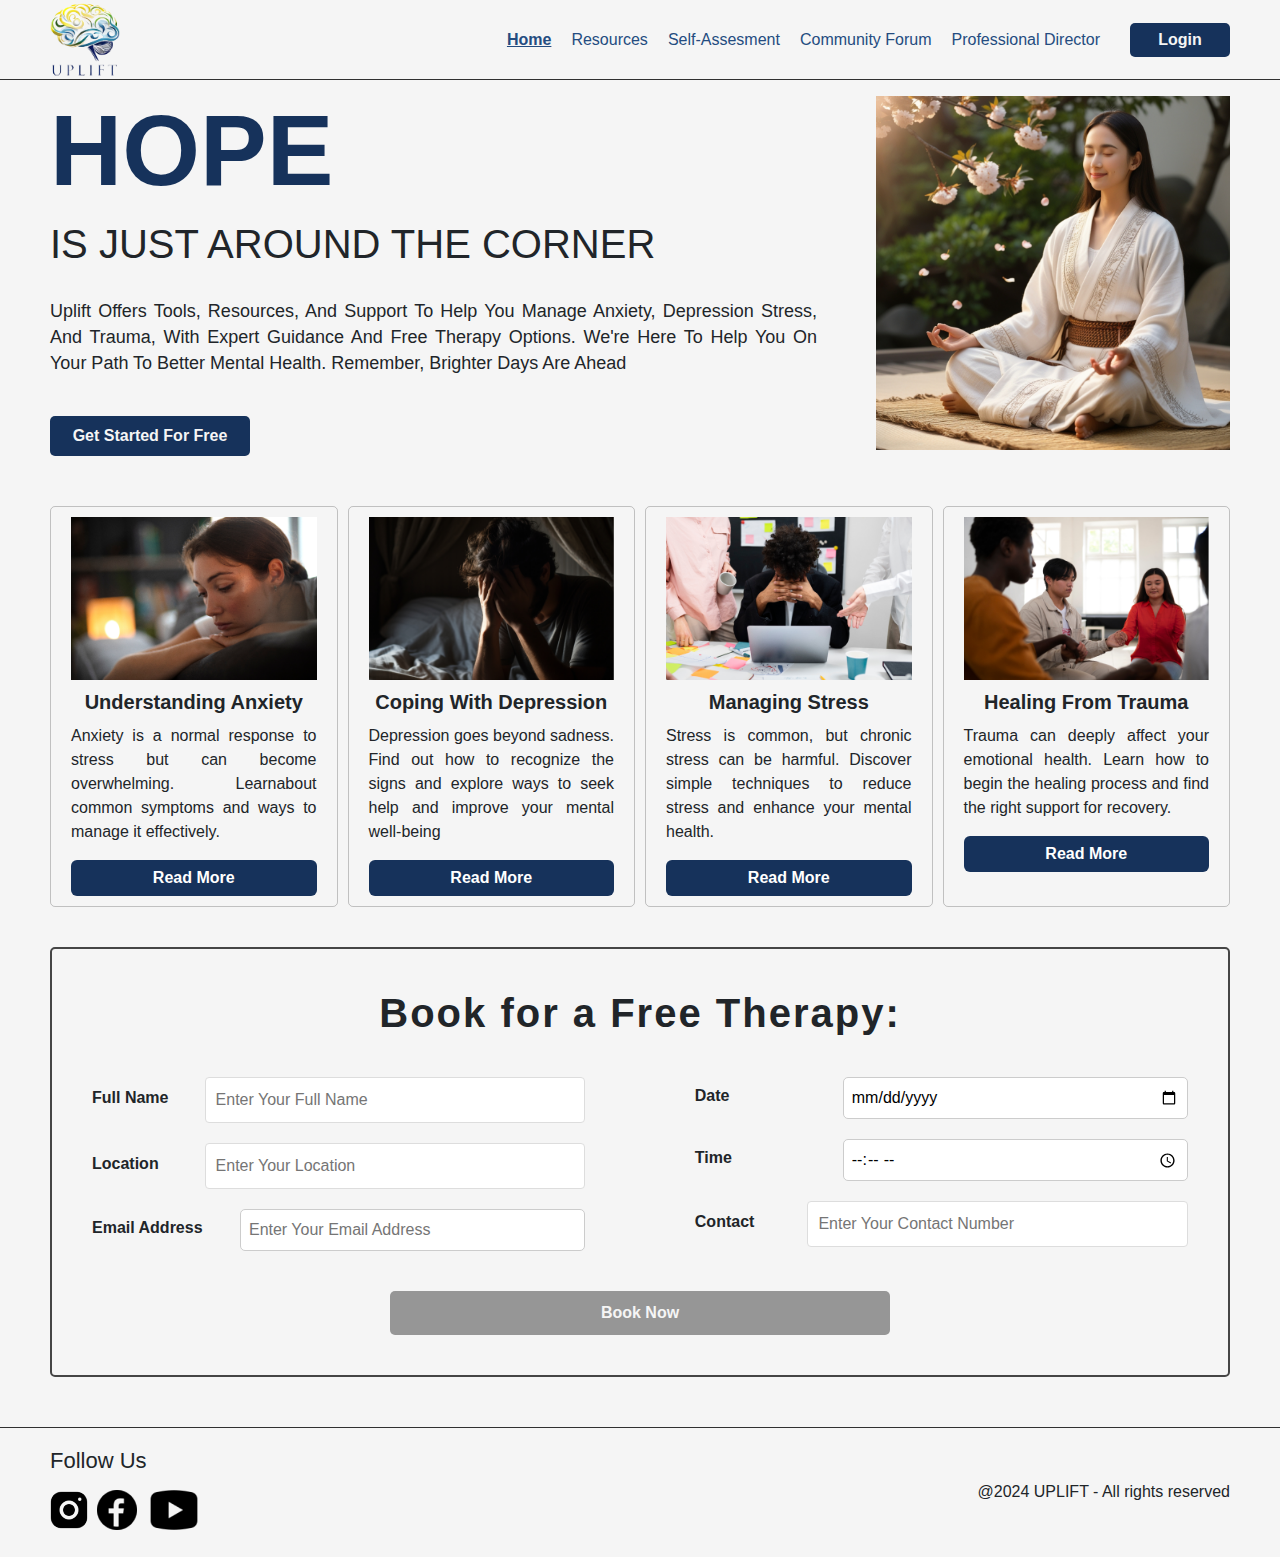
<file: index.html>
<!DOCTYPE html>
<html lang="en">
  <head>
    <meta charset="utf-8" />
    <meta name="viewport" content="width=device-width, initial-scale=1" />
    <title>Home Page</title>
    <link
      href="https://cdn.jsdelivr.net/npm/bootstrap@5.3.3/dist/css/bootstrap.min.css"
      rel="stylesheet"
      integrity="sha384-QWTKZyjpPEjISv5WaRU9OFeRpok6YctnYmDr5pNlyT2bRjXh0JMhjY6hW+ALEwIH"
      crossorigin="anonymous"
    />
    <link rel="stylesheet" href="style.css" />
  </head>
  <body>
    <div class="nav_bar">
      <img src="assets/logo.png" alt="Uplift Logo" class="logo" />
      <div class="loginAndlinks">
        <a href="index.html" class="home">Home</a>
        <a href="resources.html" class="resources">Resources</a>
        <a href="self_assessment.html" class="self-assessment"
          >Self-Assesment</a
        >
        <a href="community_forum.html" class="community_forum"
          >Community Forum</a
        >
        <a href="professional_director.html" class="professional_director"
          >Professional Director</a
        >
        <!-- <a href="contact_us.html">Contact Us</a> -->
        <button class="login">Login</button>
      </div>
    </div>
    <div class="first_section">
      <div class="text_content">
        <h1>HOPE</h1>
        <h2>IS JUST AROUND THE CORNER</h2>
        <p>
          Uplift Offers Tools, Resources, And Support To Help You Manage
          Anxiety, Depression Stress, And Trauma, With Expert Guidance And Free
          Therapy Options. We're Here To Help You On Your Path To Better Mental
          Health. Remember, Brighter Days Are Ahead
        </p>
        <button class="get_started">Get Started For Free</button>
      </div>
      <img src="assets/meditating.png" alt="Women Meditating" />
    </div>

    <div class="cards_row">
      <div class="card1" style="width: 18rem">
        <img
          src="assets/understanding_anxiety.png"
          class="card-img-top"
          alt="Women With Low Self-Steem"
        />
        <div class="card-body">
          <h5 class="card-title">Understanding Anxiety</h5>
          <p class="card-text">
            Anxiety is a normal response to stress but can become overwhelming.
            Learnabout common symptoms and ways to manage it effectively.
          </p>
          <a href="#" class="btn btn-primary">Read More</a>
        </div>
      </div>
      <div class="card2" style="width: 18rem">
        <img
          src="assets/coping_with_depression.png"
          class="card-img-top"
          alt="Boy With A Depression"
        />
        <div class="card-body">
          <h5 class="card-title">Coping With Depression</h5>
          <p class="card-text">
            Depression goes beyond sadness. Find out how to recognize the signs
            and explore ways to seek help and improve your mental well-being
          </p>
          <a href="#" class="btn btn-primary">Read More</a>
        </div>
      </div>
      <div class="card3" style="width: 18rem">
        <img
          src="assets/managing_stress.png"
          class="card-img-top"
          alt="Employee With Stress"
        />
        <div class="card-body">
          <h5 class="card-title">Managing Stress</h5>
          <p class="card-text">
            Stress is common, but chronic stress can be harmful. Discover simple
            techniques to reduce stress and enhance your mental health.
          </p>
          <a href="#" class="btn btn-primary">Read More</a>
        </div>
      </div>
      <div class="card4" style="width: 18rem">
        <img
          src="assets/healing_from_trauma.png"
          class="card-img-top"
          alt="Group Meditation"
        />
        <div class="card-body">
          <h5 class="card-title">Healing From Trauma</h5>
          <p class="card-text">
            Trauma can deeply affect your emotional health. Learn how to begin
            the healing process and find the right support for recovery.
          </p>
          <a href="#" class="btn btn-primary">Read More</a>
        </div>
      </div>
    </div>
    <form action="" class="book_therapy" id="therapyForm">
      <h1>Book for a Free Therapy:</h1>

      <div class="left-column">
        <div class="form-group">
          <label for="fullname">Full Name</label>
          <input
            type="text"
            name="fullname"
            id="fullname"
            placeholder="Enter Your Full Name"
            required
          />
        </div>

        <div class="form-group">
          <label for="location">Location</label>
          <input
            type="text"
            name="location"
            id="location"
            placeholder="Enter Your Location"
            required
          />
        </div>

        <div class="form-group">
          <label for="email">Email Address</label>
          <input
            type="email"
            name="email"
            id="email"
            placeholder="Enter Your Email Address"
          />
        </div>
      </div>

      <div class="right-column">
        <div class="form-group">
          <label for="date">Date</label>
          <input
            type="date"
            name="date"
            id="date"
            placeholder="Enter the Date"
            required
          />
        </div>

        <div class="form-group">
          <label for="time">Time</label>
          <input
            type="time"
            name="time"
            id="time"
            placeholder="Enter the Time"
            required
          />
        </div>

        <div class="form-group">
          <label for="contact">Contact</label>
          <input
            type="text"
            name="contact"
            id="contact"
            placeholder="Enter Your Contact Number"
            required
          />
        </div>
      </div>

      <button type="submit" id="bookNow" disabled>Book Now</button>

      <!-- Confiramtion Bar -->
      <div id="confirmationBar" class="confirmation-bar hidden">
        <span id="confirmationMessage"></span>
        <button type="button" id="cancelBooking">Cancel</button>
      </div>
    </form>
    <div class="footer">
      <div class="left-column-footer">
        <h3>Follow Us</h3>
        <a href="https://www.instagram.com/" target="_blank"
          ><img src="assets/Instagram.png" alt="Instagram"
        /></a>
        <a href="https://www.facebook.com/" target="_blank"
          ><img src="assets/Facebook Circled.png" alt="Facebook"
        /></a>
        <a href="https://www.youtube.com/" target="_blank"
          ><img src="assets/YouTube.png" alt="YouTube"
        /></a>
      </div>
      <div class="right-column-footer">@2024 UPLIFT - All rights reserved</div>
    </div>

    <script
      src="https://cdn.jsdelivr.net/npm/bootstrap@5.3.3/dist/js/bootstrap.bundle.min.js"
      integrity="sha384-YvpcrYf0tY3lHB60NNkmXc5s9fDVZLESaAA55NDzOxhy9GkcIdslK1eN7N6jIeHz"
      crossorigin="anonymous"
    ></script>
    <script
      src="https://cdn.jsdelivr.net/npm/@popperjs/core@2.11.8/dist/umd/popper.min.js"
      integrity="sha384-I7E8VVD/ismYTF4hNIPjVp/Zjvgyol6VFvRkX/vR+Vc4jQkC+hVqc2pM8ODewa9r"
      crossorigin="anonymous"
    ></script>
    <script
      src="https://cdn.jsdelivr.net/npm/bootstrap@5.3.3/dist/js/bootstrap.min.js"
      integrity="sha384-0pUGZvbkm6XF6gxjEnlmuGrJXVbNuzT9qBBavbLwCsOGabYfZo0T0to5eqruptLy"
      crossorigin="anonymous"
    ></script>
    <script src="script.js"></script>
  </body>
</html>
</file>
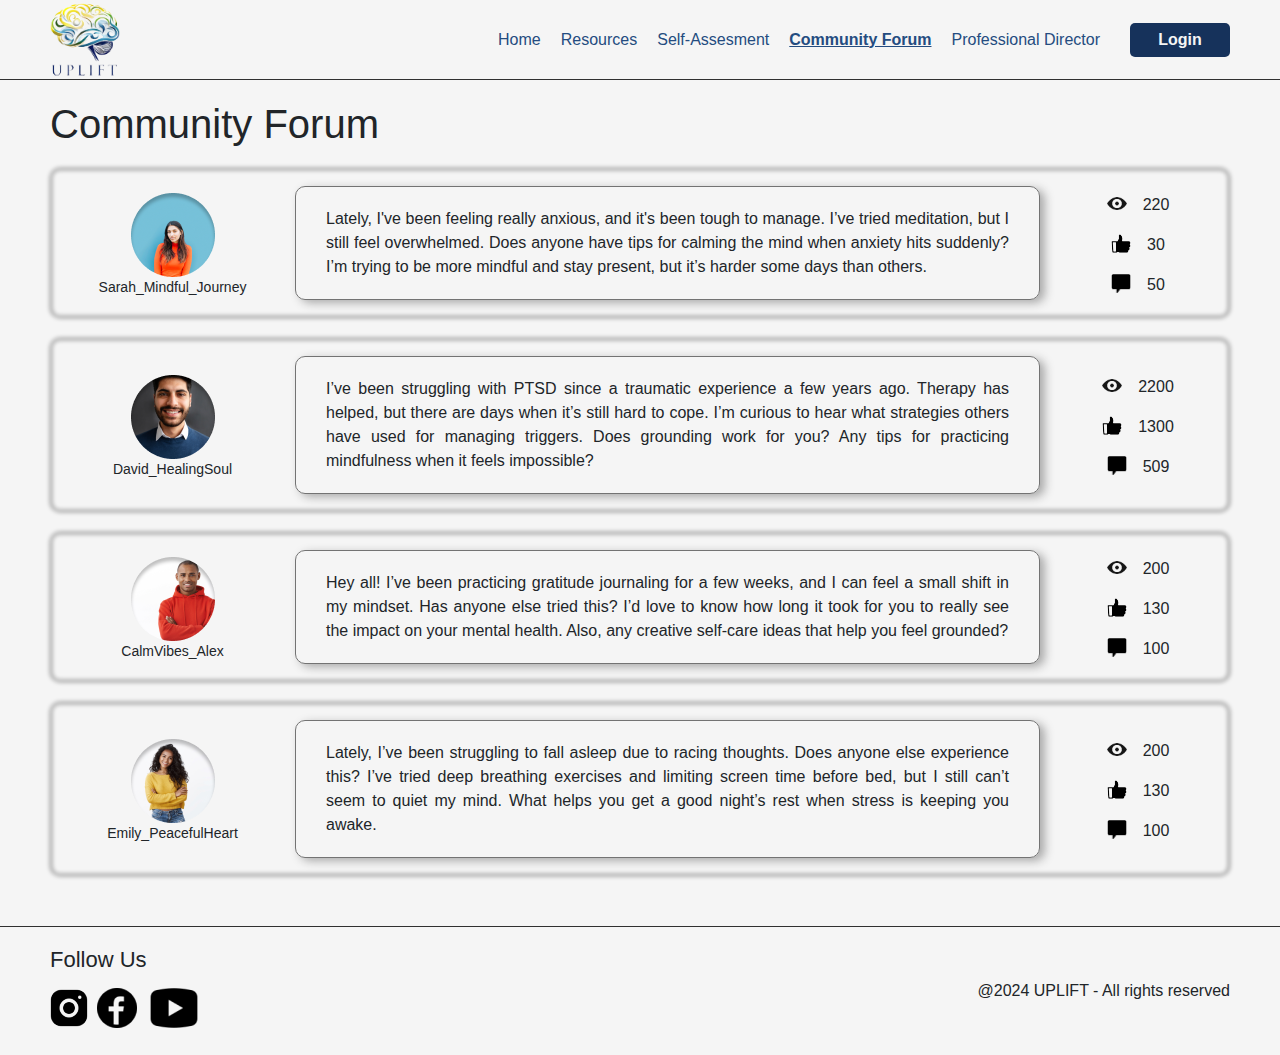
<file: community_forum.html>
<!DOCTYPE html>
<html lang="en">
  <head>
    <meta charset="UTF-8" />
    <meta name="viewport" content="width=device-width, initial-scale=1.0" />
    <title>Community Forum</title>
    <link
      href="https://cdn.jsdelivr.net/npm/bootstrap@5.3.3/dist/css/bootstrap.min.css"
      rel="stylesheet"
      integrity="sha384-QWTKZyjpPEjISv5WaRU9OFeRpok6YctnYmDr5pNlyT2bRjXh0JMhjY6hW+ALEwIH"
      crossorigin="anonymous"
    />
    <link rel="stylesheet" href="style.css" />
  </head>
  <body>
    <div class="nav_bar">
      <img src="assets/logo.png" alt="Uplift Logo" class="logo" />
      <div class="loginAndlinks">
        <a href="index.html" class="home">Home</a>
        <a href="resources.html" class="resources">Resources</a>
        <a href="self_assessment.html" class="self-assessment"
          >Self-Assesment</a
        >
        <a href="community_forum.html" class="community_forum"
          >Community Forum</a
        >
        <a href="professional_director.html" class="professional_director"
          >Professional Director</a
        >
        <!-- <a href="contact_us.html">Contact Us</a> -->
        <button class="login">Login</button>
      </div>
    </div>

    <!-- Body -->
    <h1 class="community-forum-title">Community Forum</h1>

    <!-- User-Sarah -->
    <div class="user-forum">
      <div class="user">
        <img src="assets/Sarah.png" alt="Sarah Picture" />
        <p>Sarah_Mindful_Journey</p>
      </div>
      <p class="content">
        Lately, I've been feeling really anxious, and it's been tough to manage.
        I’ve tried meditation, but I still feel overwhelmed. Does anyone have
        tips for calming the mind when anxiety hits suddenly? I’m trying to be
        more mindful and stay present, but it’s harder some days than others.
      </p>
      <div class="interactions">
        <div class="views">
          <button>
            <img src="assets/views.png" alt="Views" />
          </button>
          <p>220</p>
        </div>
        <div class="likes">
          <button>
            <img src="assets/likes.png" alt="Likes" />
          </button>
          <p>30</p>
        </div>
        <div class="comments">
          <button>
            <img src="assets/comments.png" alt="Comments" />
          </button>
          <p>50</p>
        </div>
      </div>
    </div>

    <!-- User-David -->
    <div class="user-forum">
      <div class="user">
        <img src="assets/David.png" alt="Sarah Picture" />
        <p>David_HealingSoul</p>
      </div>
      <p class="content">
        I’ve been struggling with PTSD since a traumatic experience a few years
        ago. Therapy has helped, but there are days when it’s still hard to
        cope. I’m curious to hear what strategies others have used for managing
        triggers. Does grounding work for you? Any tips for practicing
        mindfulness when it feels impossible?
      </p>
      <div class="interactions">
        <div class="views">
          <button>
            <img src="assets/views.png" alt="Views" />
          </button>
          <p>2200</p>
        </div>
        <div class="likes">
          <button>
            <img src="assets/likes.png" alt="Likes" />
          </button>
          <p>1300</p>
        </div>
        <div class="comments">
          <button>
            <img src="assets/comments.png" alt="Comments" />
          </button>
          <p>509</p>
        </div>
      </div>
    </div>

    <!-- Alex -->
    <div class="user-forum">
      <div class="user">
        <img src="assets/Alex.png" alt="Sarah Picture" />
        <p>CalmVibes_Alex</p>
      </div>
      <p class="content">
        Hey all! I’ve been practicing gratitude journaling for a few weeks, and
        I can feel a small shift in my mindset. Has anyone else tried this? I’d
        love to know how long it took for you to really see the impact on your
        mental health. Also, any creative self-care ideas that help you feel
        grounded?
      </p>
      <div class="interactions">
        <div class="views">
          <button>
            <img src="assets/views.png" alt="Views" />
          </button>
          <p>200</p>
        </div>
        <div class="likes">
          <button>
            <img src="assets/likes.png" alt="Likes" />
          </button>
          <p>130</p>
        </div>
        <div class="comments">
          <button>
            <img src="assets/comments.png" alt="Comments" />
          </button>
          <p>100</p>
        </div>
      </div>
    </div>

    <!-- Emily -->
    <div class="user-forum">
      <div class="user">
        <img src="assets/Emily.png" alt="Sarah Picture" />
        <p>Emily_PeacefulHeart</p>
      </div>
      <p class="content">
        Lately, I’ve been struggling to fall asleep due to racing thoughts. Does
        anyone else experience this? I’ve tried deep breathing exercises and
        limiting screen time before bed, but I still can’t seem to quiet my
        mind. What helps you get a good night’s rest when stress is keeping you
        awake.
      </p>
      <div class="interactions">
        <div class="views">
          <button>
            <img src="assets/views.png" alt="Views" />
          </button>
          <p>200</p>
        </div>
        <div class="likes">
          <button>
            <img src="assets/likes.png" alt="Likes" />
          </button>
          <p>130</p>
        </div>
        <div class="comments">
          <button>
            <img src="assets/comments.png" alt="Comments" />
          </button>
          <p>100</p>
        </div>
      </div>
    </div>

    <!-- Footer -->
    <div class="footer">
      <div class="left-column-footer">
        <h3>Follow Us</h3>
        <a href="https://www.instagram.com/" target="_blank"
          ><img src="assets/Instagram.png" alt="Instagram"
        /></a>
        <a href="https://www.facebook.com/" target="_blank"
          ><img src="assets/Facebook Circled.png" alt="Facebook"
        /></a>
        <a href="https://www.youtube.com/" target="_blank"
          ><img src="assets/YouTube.png" alt="YouTube"
        /></a>
      </div>
      <div class="right-column-footer">@2024 UPLIFT - All rights reserved</div>
    </div>

    <script
      src="https://cdn.jsdelivr.net/npm/bootstrap@5.3.3/dist/js/bootstrap.bundle.min.js"
      integrity="sha384-YvpcrYf0tY3lHB60NNkmXc5s9fDVZLESaAA55NDzOxhy9GkcIdslK1eN7N6jIeHz"
      crossorigin="anonymous"
    ></script>
    <script
      src="https://cdn.jsdelivr.net/npm/@popperjs/core@2.11.8/dist/umd/popper.min.js"
      integrity="sha384-I7E8VVD/ismYTF4hNIPjVp/Zjvgyol6VFvRkX/vR+Vc4jQkC+hVqc2pM8ODewa9r"
      crossorigin="anonymous"
    ></script>
    <script
      src="https://cdn.jsdelivr.net/npm/bootstrap@5.3.3/dist/js/bootstrap.min.js"
      integrity="sha384-0pUGZvbkm6XF6gxjEnlmuGrJXVbNuzT9qBBavbLwCsOGabYfZo0T0to5eqruptLy"
      crossorigin="anonymous"
    ></script>
    <script src="script.js"></script>
  </body>
</html>
</file>
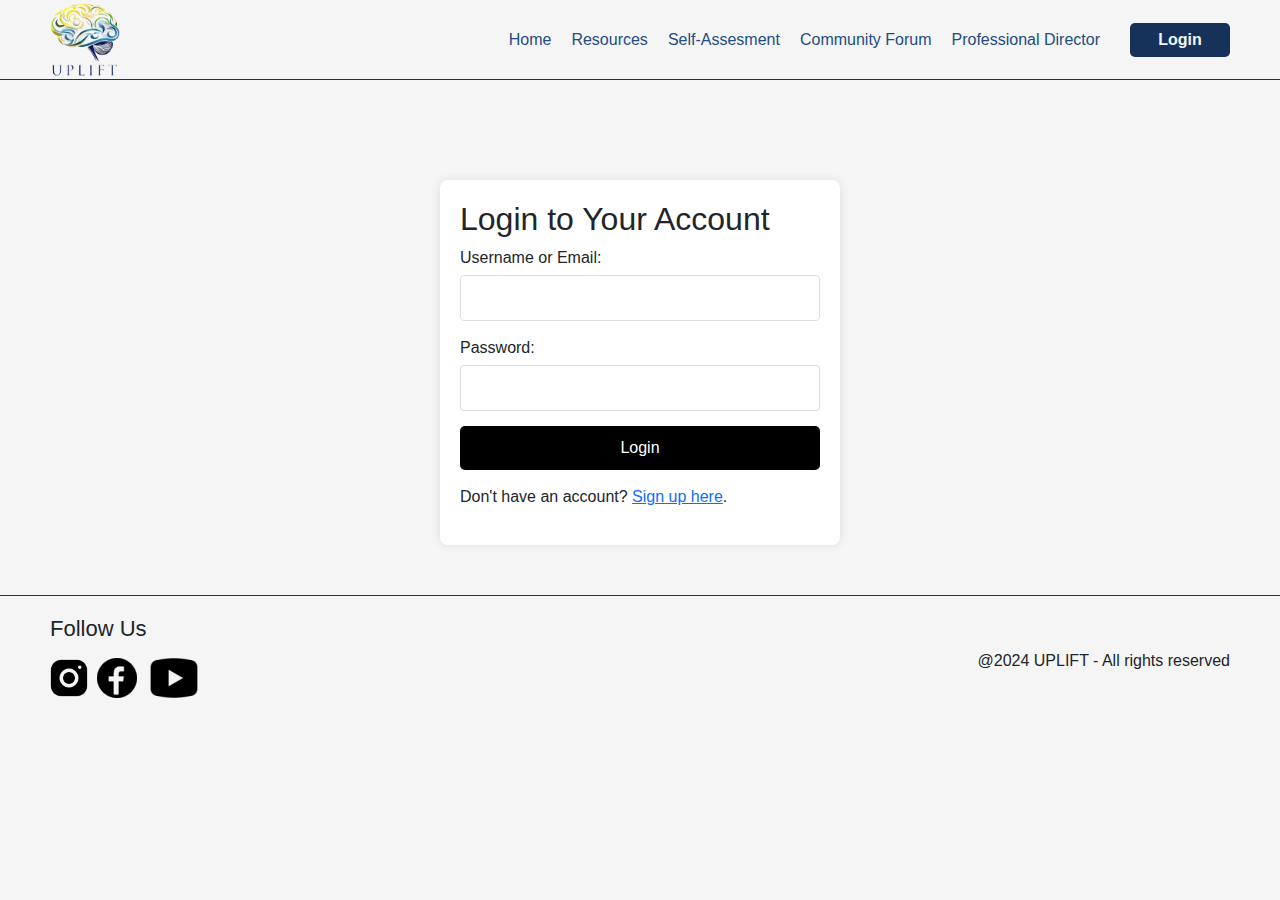
<file: login.html>
<!DOCTYPE html>
<html lang="en">
  <head>
    <meta charset="UTF-8" />
    <meta http-equiv="X-UA-Compatible" content="IE=edge" />
    <meta name="viewport" content="width=device-width, initial-scale=1.0" />
    <title>Login - Uplift</title>
    <link
      href="https://cdn.jsdelivr.net/npm/bootstrap@5.3.3/dist/css/bootstrap.min.css"
      rel="stylesheet"
      integrity="sha384-QWTKZyjpPEjISv5WaRU9OFeRpok6YctnYmDr5pNlyT2bRjXh0JMhjY6hW+ALEwIH"
      crossorigin="anonymous"
    />
    <!-- Link to the CSS file -->
    <link rel="stylesheet" href="style.css" />
  </head>
  <body class="login-page">
    <!-- Navigation Bar -->
    <div class="nav_bar">
      <img src="assets/logo.png" alt="Uplift Logo" class="logo" />
      <div class="loginAndlinks">
        <a href="index.html" class="home">Home</a>
        <a href="resources.html" class="resources">Resources</a>
        <a href="self_assessment.html" class="self-assessment"
          >Self-Assesment</a
        >
        <a href="community_forum.html" class="community_forum"
          >Community Forum</a
        >
        <a href="professional_director.html" class="professional_director"
          >Professional Director</a
        >
        <!-- <a href="contact_us.html">Contact Us</a> -->
        <button class="login">Login</button>
      </div>
    </div>

    <!-- Login Section -->
    <main class="login-container">
      <h2>Login to Your Account</h2>
      <form action="dashboard.html" method="POST" class="login-form">
        <div class="form-group">
          <label for="username">Username or Email:</label>
          <input type="text" id="username" name="username" required />
        </div>
        <div class="form-group">
          <label for="password">Password:</label>
          <input type="password" id="password" name="password" required />
        </div>
        <div class="form-group">
          <button type="submit" class="login-btn">Login</button>
        </div>
        <p>Don't have an account? <a href="signup.html">Sign up here</a>.</p>
      </form>
    </main>

    <!-- Footer Section -->
    <div class="footer">
      <div class="left-column-footer">
        <h3>Follow Us</h3>
        <a href="https://www.instagram.com/" target="_blank"
          ><img src="assets/Instagram.png" alt="Instagram"
        /></a>
        <a href="https://www.facebook.com/" target="_blank"
          ><img src="assets/Facebook Circled.png" alt="Facebook"
        /></a>
        <a href="https://www.youtube.com/" target="_blank"
          ><img src="assets/YouTube.png" alt="YouTube"
        /></a>
      </div>
      <div class="right-column-footer">@2024 UPLIFT - All rights reserved</div>
    </div>

    <!-- Link to the JavaScript file -->
    <script src="script.js"></script>
  </body>
</html>
</file>
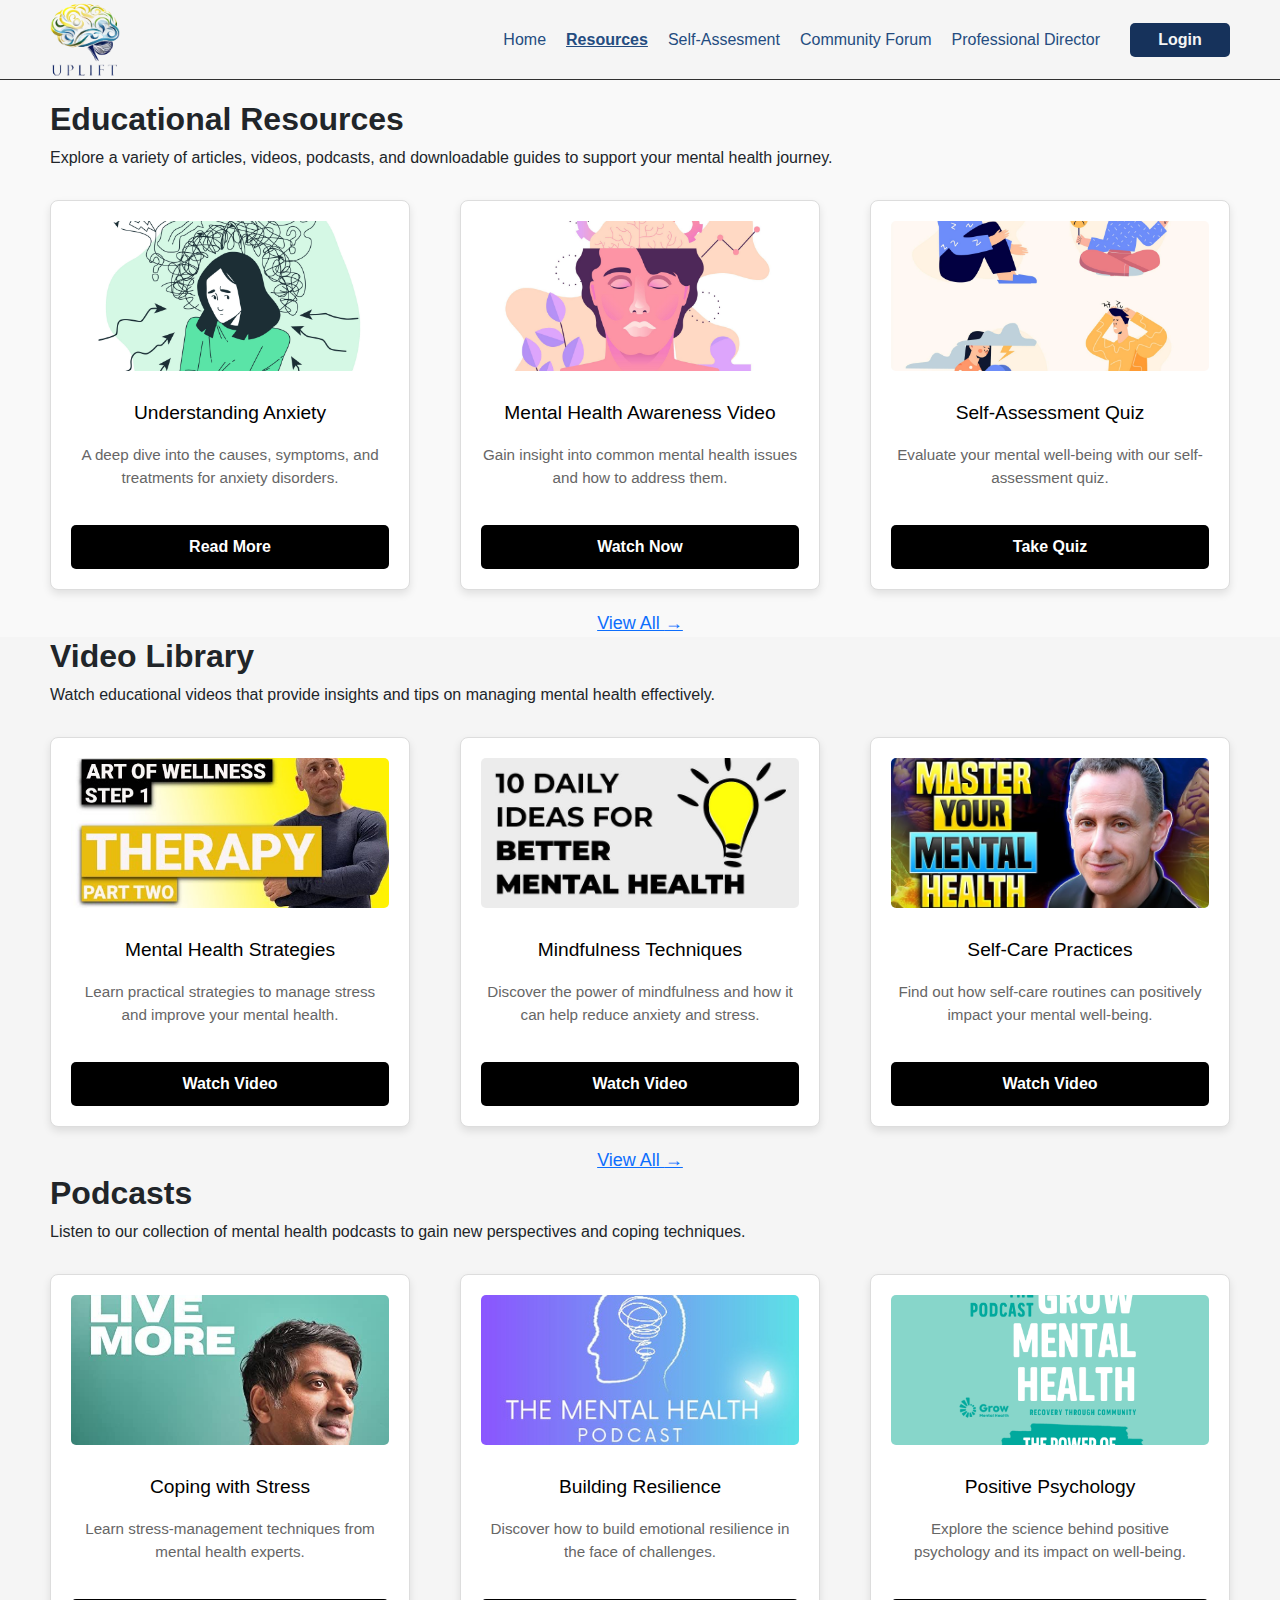
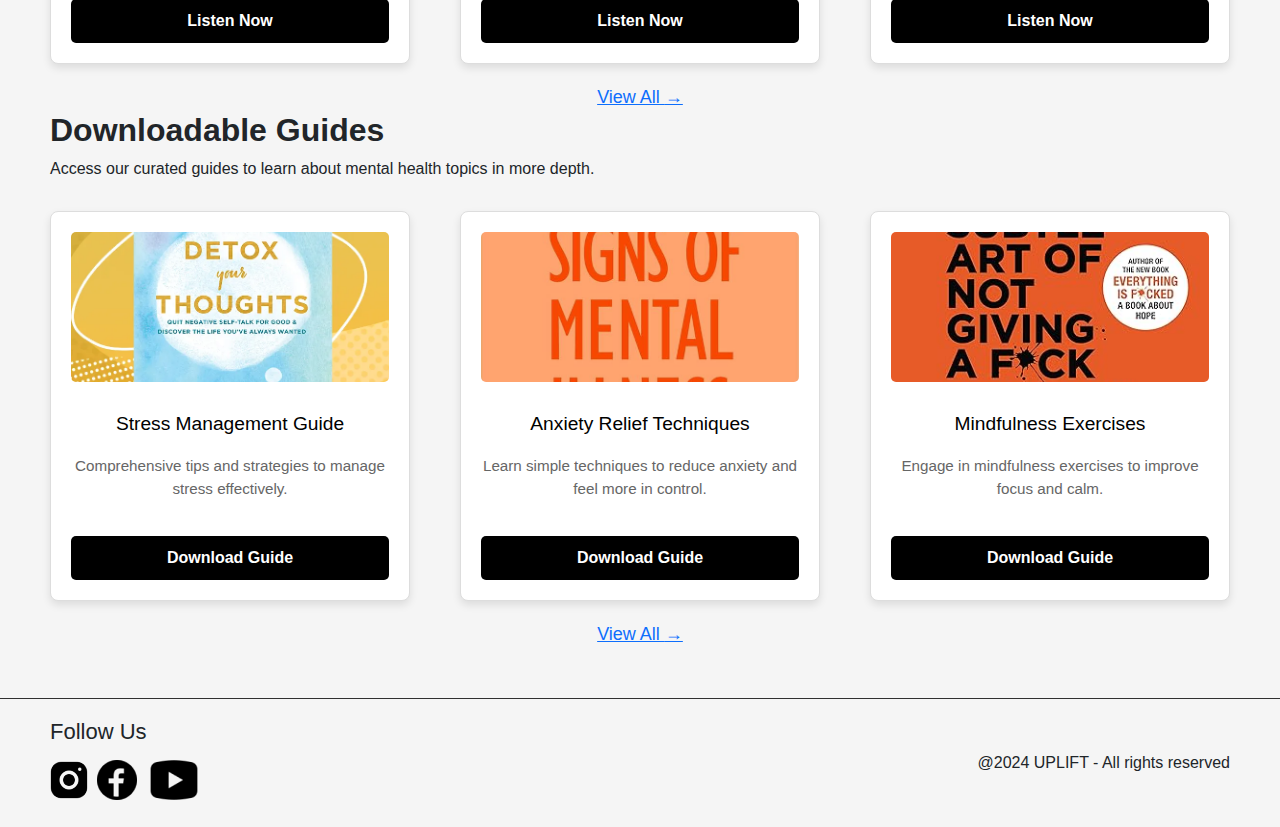
<file: resources.html>
<!DOCTYPE html>
<html lang="en">
  <head>
    <meta charset="UTF-8" />
    <meta http-equiv="X-UA-Compatible" content="IE=edge" />
    <meta name="viewport" content="width=device-width, initial-scale=1.0" />
    <title>Educational Resources - Uplift</title>
    <link
      href="https://cdn.jsdelivr.net/npm/bootstrap@5.3.3/dist/css/bootstrap.min.css"
      rel="stylesheet"
      integrity="sha384-QWTKZyjpPEjISv5WaRU9OFeRpok6YctnYmDr5pNlyT2bRjXh0JMhjY6hW+ALEwIH"
      crossorigin="anonymous"
    />
    <link rel="stylesheet" href="style.css" />
  </head>
  <body>
    <!-- Navigation Bar -->
    <div class="nav_bar">
      <img src="assets/logo.png" alt="Uplift Logo" class="logo" />
      <div class="loginAndlinks">
        <a href="index.html" class="home">Home</a>
        <a href="resources.html" class="resources">Resources</a>
        <a href="self_assessment.html" class="self-assessment"
          >Self-Assesment</a
        >
        <a href="community_forum.html" class="community_forum"
          >Community Forum</a
        >
        <a href="professional_director.html" class="professional_director"
          >Professional Director</a
        >
        <!-- <a href="contact_us.html">Contact Us</a> -->
        <button class="login">Login</button>
      </div>
    </div>

    <!-- Resources Section -->
    <section id="resources">
      <h2>Educational Resources</h2>
      <p>
        Explore a variety of articles, videos, podcasts, and downloadable guides
        to support your mental health journey.
      </p>

      <!-- Article Resources Section -->
      <div class="resources-grid">
        <div class="resource-item">
          <img
            src="assets/er1.jpg"
            alt="Mental Health Article"
            class="resource-image"
          />
          <h3>Understanding Anxiety</h3>
          <p>
            A deep dive into the causes, symptoms, and treatments for anxiety
            disorders.
          </p>
          <a href="#" class="section-btn">Read More</a>
        </div>
        <div class="resource-item">
          <img
            src="assets/er2.jpg"
            alt="Mental Health Video"
            class="resource-image"
          />
          <h3>Mental Health Awareness Video</h3>
          <p>
            Gain insight into common mental health issues and how to address
            them.
          </p>
          <a href="#" class="section-btn">Watch Now</a>
        </div>
        <div class="resource-item">
          <img
            src="assets/er3.jpg"
            alt="Mental Health Quiz"
            class="resource-image"
          />
          <h3>Self-Assessment Quiz</h3>
          <p>Evaluate your mental well-being with our self-assessment quiz.</p>
          <a href="#" class="section-btn">Take Quiz</a>
        </div>
      </div>
      <!-- View All Link -->
      <div class="view-all">
        <a href="#">View All <span class="arrow">&rarr;</span></a>
      </div>
    </section>

    <!-- Video Library Section -->
    <section id="video-library">
      <h2>Video Library</h2>
      <p>
        Watch educational videos that provide insights and tips on managing
        mental health effectively.
      </p>
      <div class="resources-grid">
        <div class="resource-item">
          <img
            src="assets/thumbnail1.jpg"
            alt="Mental Health Strategies"
            class="resource-image"
          />
          <h3>Mental Health Strategies</h3>
          <p>
            Learn practical strategies to manage stress and improve your mental
            health.
          </p>
          <a href="#" class="section-btn">Watch Video</a>
        </div>
        <div class="resource-item">
          <img
            src="assets/thumbnail2.jpg"
            alt="Mindfulness Techniques"
            class="resource-image"
          />
          <h3>Mindfulness Techniques</h3>
          <p>
            Discover the power of mindfulness and how it can help reduce anxiety
            and stress.
          </p>
          <a href="#" class="section-btn">Watch Video</a>
        </div>
        <div class="resource-item">
          <img
            src="assets/thumbnail3.jpg"
            alt="Self-Care Practices"
            class="resource-image"
          />
          <h3>Self-Care Practices</h3>
          <p>
            Find out how self-care routines can positively impact your mental
            well-being.
          </p>
          <a href="#" class="section-btn">Watch Video</a>
        </div>
      </div>
      <!-- View All Link -->
      <div class="view-all">
        <a href="#">View All <span class="arrow">&rarr;</span></a>
      </div>
    </section>

    <!-- Podcast Section -->
    <section id="podcasts">
      <h2>Podcasts</h2>
      <p>
        Listen to our collection of mental health podcasts to gain new
        perspectives and coping techniques.
      </p>
      <div class="resources-grid">
        <div class="resource-item">
          <img
            src="assets/podcast1.jpg"
            alt="Coping with Stress"
            class="resource-image"
          />
          <h3>Coping with Stress</h3>
          <p>Learn stress-management techniques from mental health experts.</p>
          <a href="#" class="section-btn">Listen Now</a>
        </div>
        <div class="resource-item">
          <img
            src="assets/podcast2.jpg"
            alt="Building Resilience"
            class="resource-image"
          />
          <h3>Building Resilience</h3>
          <p>
            Discover how to build emotional resilience in the face of
            challenges.
          </p>
          <a href="#" class="section-btn">Listen Now</a>
        </div>
        <div class="resource-item">
          <img
            src="assets/podcast3.png"
            alt="Positive Psychology"
            class="resource-image"
          />
          <h3>Positive Psychology</h3>
          <p>
            Explore the science behind positive psychology and its impact on
            well-being.
          </p>
          <a href="#" class="section-btn">Listen Now</a>
        </div>
      </div>
      <!-- View All Link -->
      <div class="view-all">
        <a href="#">View All <span class="arrow">&rarr;</span></a>
      </div>
    </section>

    <!-- Downloadable Guides Section -->
    <section id="downloadable-guides">
      <h2>Downloadable Guides</h2>
      <p>
        Access our curated guides to learn about mental health topics in more
        depth.
      </p>
      <div class="resources-grid">
        <div class="resource-item">
          <img
            src="assets/book1.webp"
            alt="Stress Management Guide"
            class="resource-image"
          />
          <h3>Stress Management Guide</h3>
          <p>Comprehensive tips and strategies to manage stress effectively.</p>
          <a href="#" class="section-btn">Download Guide</a>
        </div>
        <div class="resource-item">
          <img
            src="assets/book2.jpg"
            alt="Anxiety Relief Techniques"
            class="resource-image"
          />
          <h3>Anxiety Relief Techniques</h3>
          <p>
            Learn simple techniques to reduce anxiety and feel more in control.
          </p>
          <a href="#" class="section-btn">Download Guide</a>
        </div>
        <div class="resource-item">
          <img
            src="assets/book3.jpg"
            alt="Mindfulness Exercises"
            class="resource-image"
          />
          <h3>Mindfulness Exercises</h3>
          <p>Engage in mindfulness exercises to improve focus and calm.</p>
          <a href="#" class="section-btn">Download Guide</a>
        </div>
      </div>
      <!-- View All Link -->
      <div class="view-all">
        <a href="#">View All <span class="arrow">&rarr;</span></a>
      </div>
    </section>

    <!-- Footer Section -->
    <div class="footer">
      <div class="left-column-footer">
        <h3>Follow Us</h3>
        <a href="https://www.instagram.com/" target="_blank"
          ><img src="assets/Instagram.png" alt="Instagram"
        /></a>
        <a href="https://www.facebook.com/" target="_blank"
          ><img src="assets/Facebook Circled.png" alt="Facebook"
        /></a>
        <a href="https://www.youtube.com/" target="_blank"
          ><img src="assets/YouTube.png" alt="YouTube"
        /></a>
      </div>
      <div class="right-column-footer">@2024 UPLIFT - All rights reserved</div>
    </div>

    <script src="script.js"></script>
  </body>
</html>
</file>
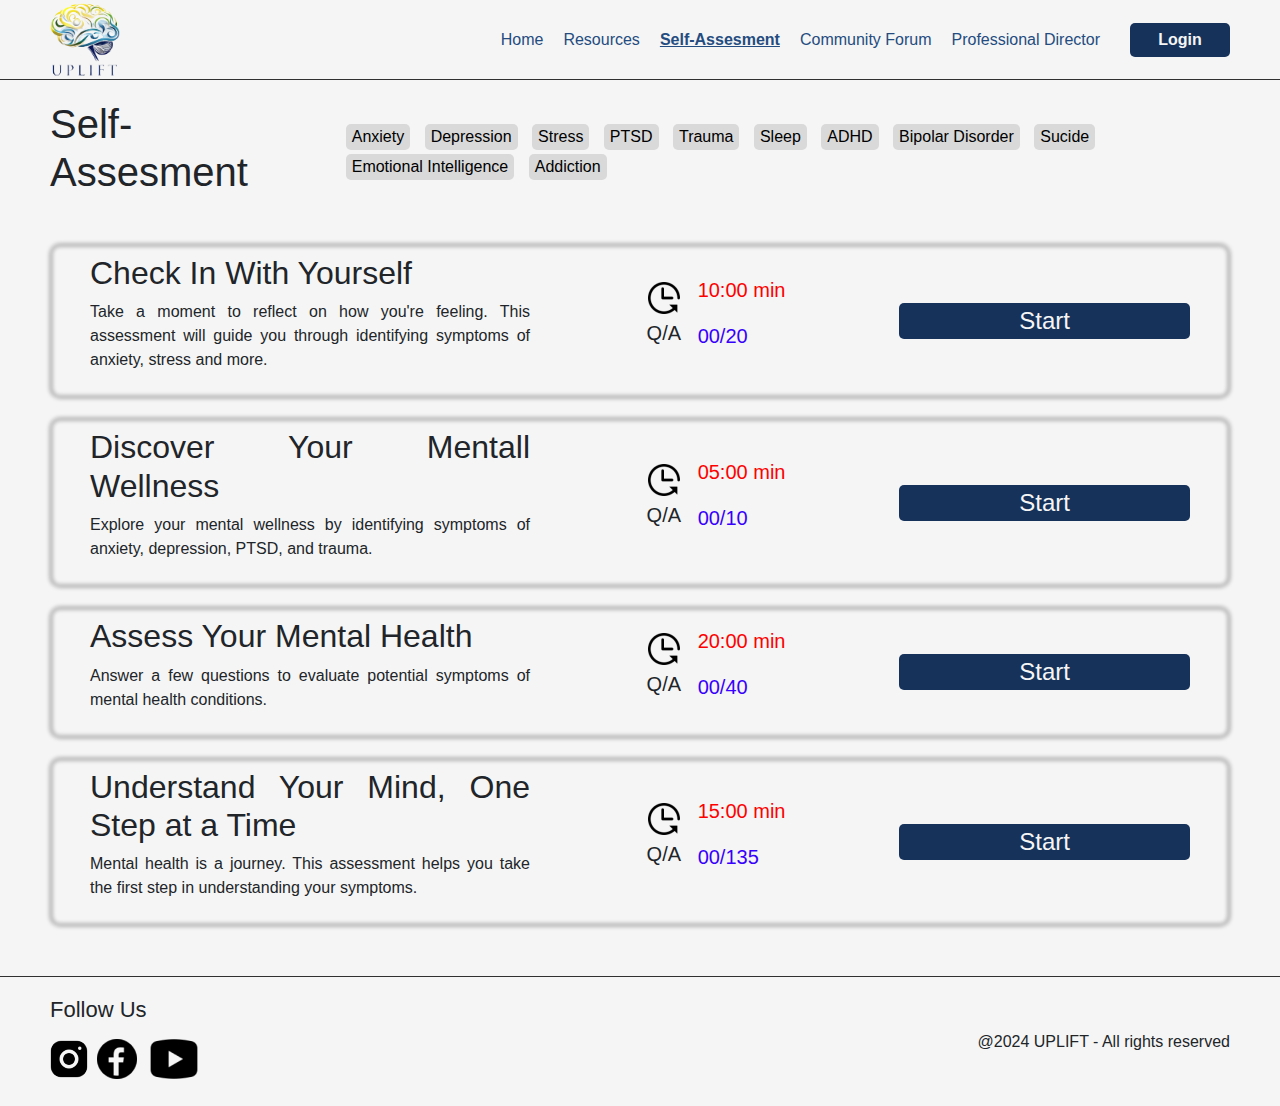
<file: self_assessment.html>
<!DOCTYPE html>
<html lang="en">
  <head>
    <meta charset="UTF-8" />
    <meta name="viewport" content="width=device-width, initial-scale=1.0" />
    <title>Self-Assessment</title>
    <link
      href="https://cdn.jsdelivr.net/npm/bootstrap@5.3.3/dist/css/bootstrap.min.css"
      rel="stylesheet"
      integrity="sha384-QWTKZyjpPEjISv5WaRU9OFeRpok6YctnYmDr5pNlyT2bRjXh0JMhjY6hW+ALEwIH"
      crossorigin="anonymous"
    />
    <link rel="stylesheet" href="style.css" />
  </head>
  <body>
    <div class="nav_bar">
      <img src="assets/logo.png" alt="Uplift Logo" class="logo" />
      <div class="loginAndlinks">
        <a href="index.html" class="home">Home</a>
        <a href="resources.html" class="resources">Resources</a>
        <a href="self_assessment.html" class="self-assessment"
          >Self-Assesment</a
        >
        <a href="community_forum.html" class="community_forum"
          >Community Forum</a
        >
        <a href="professional_director.html" class="professional_director"
          >Professional Director</a
        >
        <!-- <a href="contact_us.html">Contact Us</a> -->
        <button class="login">Login</button>
      </div>
    </div>
    <div class="self-assessment-title">
      <h1>Self-Assesment</h1>
      <div class="self-assessment-categories">
        <button>Anxiety</button>
        <button>Depression</button>
        <button>Stress</button>
        <button>PTSD</button>
        <button>Trauma</button>
        <button>Sleep</button>
        <button>ADHD</button>
        <button>Bipolar Disorder</button>
        <button>Sucide</button>
        <button>Emotional Intelligence</button>
        <button>Addiction</button>
      </div>
    </div>
    <div class="self-assessment-activities">
      <!-- <div class="check-in-with-yourself"> -->
      <div class="title-description">
        <h2>Check In With Yourself</h2>
        <p>
          Take a moment to reflect on how you're feeling. This assessment will
          guide you through identifying symptoms of anxiety, stress and more.
        </p>
      </div>
      <div class="q-a">
        <img src="assets/time.png" alt="clock" />
        <p>Q/A</p>
      </div>
      <div class="timer-question-number">
        <p class="timer">10:00 min</p>
        <p>00/20</p>
      </div>
      <button>Start</button>
    </div>

    <div class="self-assessment-activities">
      <div class="title-description">
        <h2>Discover Your Mentall Wellness</h2>
        <p>
          Explore your mental wellness by identifying symptoms of anxiety,
          depression, PTSD, and trauma.
        </p>
      </div>
      <div class="q-a">
        <img src="assets/time.png" alt="clock" />
        <p>Q/A</p>
      </div>
      <div class="timer-question-number">
        <p class="timer">05:00 min</p>
        <p>00/10</p>
      </div>
      <button>Start</button>
    </div>

    <div class="self-assessment-activities">
      <div class="title-description">
        <h2>Assess Your Mental Health</h2>
        <p>
          Answer a few questions to evaluate potential symptoms of mental health
          conditions.
        </p>
      </div>
      <div class="q-a">
        <img src="assets/time.png" alt="clock" />
        <p>Q/A</p>
      </div>
      <div class="timer-question-number">
        <p class="timer">20:00 min</p>
        <p>00/40</p>
      </div>
      <button>Start</button>
    </div>

    <div class="self-assessment-activities">
      <div class="title-description">
        <h2>Understand Your Mind, One Step at a Time</h2>
        <p>
          Mental health is a journey. This assessment helps you take the first
          step in understanding your symptoms.
        </p>
      </div>
      <div class="q-a">
        <img src="assets/time.png" alt="clock" />
        <p>Q/A</p>
      </div>
      <div class="timer-question-number">
        <p class="timer">15:00 min</p>
        <p>00/135</p>
      </div>
      <button>Start</button>
    </div>

    <!-- Footer -->
    <div class="footer">
      <div class="left-column-footer">
        <h3>Follow Us</h3>
        <a href="https://www.instagram.com/" target="_blank"
          ><img src="assets/Instagram.png" alt="Instagram"
        /></a>
        <a href="https://www.facebook.com/" target="_blank"
          ><img src="assets/Facebook Circled.png" alt="Facebook"
        /></a>
        <a href="https://www.youtube.com/" target="_blank"
          ><img src="assets/YouTube.png" alt="YouTube"
        /></a>
      </div>
      <div class="right-column-footer">@2024 UPLIFT - All rights reserved</div>
    </div>

    <script
      src="https://cdn.jsdelivr.net/npm/bootstrap@5.3.3/dist/js/bootstrap.bundle.min.js"
      integrity="sha384-YvpcrYf0tY3lHB60NNkmXc5s9fDVZLESaAA55NDzOxhy9GkcIdslK1eN7N6jIeHz"
      crossorigin="anonymous"
    ></script>
    <script
      src="https://cdn.jsdelivr.net/npm/@popperjs/core@2.11.8/dist/umd/popper.min.js"
      integrity="sha384-I7E8VVD/ismYTF4hNIPjVp/Zjvgyol6VFvRkX/vR+Vc4jQkC+hVqc2pM8ODewa9r"
      crossorigin="anonymous"
    ></script>
    <script
      src="https://cdn.jsdelivr.net/npm/bootstrap@5.3.3/dist/js/bootstrap.min.js"
      integrity="sha384-0pUGZvbkm6XF6gxjEnlmuGrJXVbNuzT9qBBavbLwCsOGabYfZo0T0to5eqruptLy"
      crossorigin="anonymous"
    ></script>
    <script src="script.js"></script>
  </body>
</html>
</file>
<file: style.css>
* {
  font-family: Arial, Helvetica, sans-serif;
  /* background-color: whitesmoke; */
  margin: 0;
  /* padding: 0; */
  /* box-sizing: border-box; */
  /* box-sizing: border-box; */
}
body {
  background-color: whitesmoke;
}

/* Nav Bar */
.nav_bar {
  height: 80px;
  border-bottom: 1px solid rgb(48, 48, 48);
  /* position: relative; */
  display: flex;
  align-items: center;
  justify-content: space-between;
  padding: 0 50px;
  position: fixed;
  width: 100%;
  z-index: 1000;
  top: 0;
  background-color: whitesmoke;
}
.logo {
  /* position: fixed; */
  height: 75px;
  /* margin-left: 0px; */
  /* left: 40px; */
}
.nav_bar a {
  color: rgb(36, 76, 128);
  text-decoration: none;
  /* margin-left: 5px;
  margin-right: 5px; */
  padding: 10px;
  /* font-weight: 600; */
}

.nav_bar a:hover {
  background-color: rgb(255, 255, 255);
  border-radius: 5px;
}
.loginAndlinks {
  /* position: fixed; */
  /* right: 40px; */
  /* top: 25px; */
  display: flex;
  align-items: center;
}
.login {
  border: none;
  background-color: rgb(22, 50, 91);
  color: whitesmoke;
  width: 100px;
  border-radius: 5px;
  padding: 5px;
  margin-left: 20px;
  cursor: pointer;
  font-weight: bold;
}
.login:hover {
  background-color: rgb(36, 76, 128);
}
.nav_bar a.active {
  text-decoration: underline;
  font-weight: bolder;
}

/* Home Page */
/* Home Page First Section */
.first_section {
  margin-top: 80px;
  display: flex;
  justify-content: space-between;
  align-items: center;
  padding: 0px 50px;
}
.first_section .text_content {
  max-width: 65%;
}
.first_section h1,
.first_section h2,
.first_section p,
.first_section .get_started {
  margin: 10px 0;
}
.first_section h1 {
  font-size: 100px;
  font-weight: bold;
  color: rgb(22, 50, 91);
}
.first_section h2 {
  font-size: 40px;
  font-weight: 500;
}
.first_section p {
  text-align: justify;
  padding: 20px 0px;
  line-height: 26px;
  font-weight: 300;
  font-size: 18px;
}
.first_section .get_started {
  background-color: rgb(22, 50, 91);
  color: whitesmoke;
  height: 40px;
  width: 200px;
  border-radius: 5px;
  font-weight: bold;
  border: none;
}
.first_section .get_started:hover {
  background-color: rgb(36, 76, 128);
}

.first_section img {
  max-width: 30%;
  height: auto;
}

/* Home Page Cards */
.cards_row {
  margin-top: 0px;
  display: flex;
  justify-content: space-between;
  align-items: stretch;
  padding: 40px 50px;
}
.cards_row .card1,
.cards_row .card2,
.cards_row .card3 {
  margin-right: 10px;
  border: 1px solid rgba(0, 0, 0, 0.215);
  padding: 10px 20px;
  text-align: justify;
  flex-basis: 24%;
  flex-grow: 1;
  display: flex;
  flex-direction: column;
  justify-content: space-between;
  border-radius: 5px;
}
.cards_row .card4 {
  border: 1px solid rgba(0, 0, 0, 0.215);
  padding: 10px 20px;
  text-align: justify;
  flex-basis: 24%;
  flex-grow: 1;
  display: flex;
  flex-direction: column;
  border-radius: 5px;
}
.cards_row .card1:hover,
.cards_row .card2:hover,
.cards_row .card4:hover,
.cards_row .card3:hover {
  transform: translateY(-5px);
  box-shadow: 0 8px 16px rgba(0, 0, 0, 0.2);
  background-color: #f9f9f9; /* Subtle background change */
}
.cards_row .card-title {
  font-weight: 600;
  text-align: center;
  margin: 10px 0px;
}

.cards_row .btn {
  display: flex;
  justify-content: center;
  font-weight: bold;
  background-color: rgb(22, 50, 91);
  border: none;
  /* margin-top: auto; */
}

/* Booking Free Therapy Form */
.book_therapy {
  border: 2px solid rgb(69, 69, 69);
  padding: 40px;
  margin: 0px 50px;
  margin-bottom: 40px;
  border-radius: 5px;
  display: flex;
  flex-wrap: wrap;
  justify-content: space-between;
}

.book_therapy h1 {
  font-weight: bold;
  width: 100%;
  text-align: center;
  margin-bottom: 40px;
  letter-spacing: 2px;
}

.book_therapy .left-column,
.book_therapy .right-column {
  width: 45%;
  /* display: flex;
  flex-direction: column; */
}

.book_therapy .form-group {
  display: flex;
  align-items: center;
  margin-bottom: 20px;
}

.book_therapy label {
  width: 30%; /* Adjust the percentage as needed */
  font-weight: bold;
  text-align: left;
}

.book_therapy input {
  width: 70%; /* Make input fields take up the remaining space */
  padding: 8px;
  border: 1px solid #ccc;
  border-radius: 5px;
}

.book_therapy button {
  width: 500px;
  padding: 10px;
  background-color: rgb(22, 50, 91);
  color: whitesmoke;
  border: none;
  border-radius: 5px;
  font-weight: bold;
  cursor: pointer;
  margin-top: 20px;
  display: block;
  margin: 20px auto 0;
}

.book_therapy button:disabled {
  background-color: rgb(150, 150, 150);
  cursor: not-allowed;
}

.book_therapy button:hover:enabled {
  background-color: rgb(36, 76, 128);
}

/* Confirmation Bar */
.confirmation-bar {
  border: 2px solid #ccc;
  padding: 15px;
  margin-top: 20px;
  background-color: #f1f1f1;
  /* text-align: center; */
  display: flex;
  justify-content: space-between;
  align-items: center;
  border-radius: 5px;
  /* align-items: center; */
  /* align-content: center; */
}

.confirmation-bar.hidden {
  display: none;
}
.confirmation-bar span {
  flex-grow: 1;
}

.confirmation-bar button {
  background-color: rgb(255, 77, 77);
  color: whitesmoke;
  padding: 5px 20px;
  border: none;
  border-radius: 5px;
  cursor: pointer;
  margin-left: 20px;
  flex-shrink: 0;
  width: auto;
  position: relative;
  top: -8px;
}

#confirmationBar button:hover {
  background-color: rgb(255, 4, 0);
}

/* Footer */
.footer {
  border-top: 1px solid rgb(48, 48, 48);
  padding: 20px 50px;
  margin-top: 50px;
  display: flex;
  justify-content: space-between;
  align-items: center;
}
.footer .left-column-footer h3 {
  font-size: 22px;
}

/* Resource Page */
/* .resources-heading1 {
  margin: 100px 50px;
  margin-bottom: 50px;
  text-align: center;
  font-weight: bold;
  font-size: 32px;
}
.resources-heading3 {
  margin: 0 50px;
  font-size: 24px;
  font-weight: bold;
}
.resources-sections {
  display: flex;
  justify-content: space-between;
  align-items: stretch;
  margin: 0px 50px;
}
.resources-sections h3 {
  width: 100vb;
  margin-bottom: 20px;
}
.resources-sections .card01,
.resources-sections .card02,
.resources-sections .card03,
.resources-sections .card04 {
  margin-right: 120px;
  padding: 10px 0px;
  text-align: justify;
  flex-basis: 19%;
  flex-grow: 1;
  display: flex;
  flex-direction: column;
  justify-content: space-between;
}
.resources-sections .card05 {
  flex-basis: 19%;
  padding: 10px 0;
  flex-grow: 1;
  display: flex;
  flex-direction: column;
}
.sections-card-text {
  text-align: center;
  margin-top: 10px;
  font-size: 18px;
}
.resources-sections a {
  text-decoration: none;
  color: black;
} */

/* Educational Resources Section */

#resources {
  padding-top: 100px;
  padding-left: 50px;
  padding-right: 50px;
  background-color: #f9f9f9;
}
#resources h2 {
  font-weight: bold;
}
.resources-grid {
  display: flex;
  justify-content: space-between; /* Ensures even spacing between items */
  gap: 50px; /* Space between items */
  margin-top: 30px;
}

.resource-item {
  background-color: #ffffff;
  border: 1px solid #ddd;
  border-radius: 8px;
  padding: 20px;
  flex: 1; /* Allows items to grow and take equal space */
  box-shadow: 0 4px 8px rgba(0, 0, 0, 0.1);
  text-align: center;
  transition: transform 0.3s, box-shadow 0.3s;
  display: flex;
  flex-direction: column; /* Ensures that content stacks vertically */
  justify-content: space-between; /* Spaces content evenly */
  /* margin: 0 10px; Margin between each resource item */
}
.view-all {
  text-align: center;
  margin-top: 20px;
  font-size: large;
}
.resource-item:hover {
  transform: translateY(-5px);
  box-shadow: 0 8px 16px rgba(0, 0, 0, 0.2);
  background-color: #f9f9f9; /* Subtle background change */
}

.resource-image {
  width: 100%;
  height: 150px; /* You can adjust this based on aspect ratio needs */
  object-fit: cover;
  border-radius: 5px;
  margin-bottom: 15px;
}

.resource-item h3 {
  color: #000;
  margin: 15px 0 10px 0;
  font-size: 1.2em;
}

.resource-item p {
  font-size: 0.95em;
  margin: 10px 0 20px 0;
  color: #666;
  flex: 1; /* Allows the paragraph to take up remaining space */
}

.resource-item .section-btn {
  background-color: #000;
  color: white;
  padding: 10px 20px;
  text-decoration: none;
  border-radius: 5px;
  font-weight: bold;
  transition: background-color 0.3s;
  margin-top: 15px; /* Space between paragraph and button */
}

.resource-item .section-btn:hover {
  background-color: #004aad;
}

#video-library {
  padding-left: 50px;
  padding-right: 50px;
}
#video-library h2 {
  font-weight: bold;
}

#podcasts {
  padding-left: 50px;
  padding-right: 50px;
}
#podcasts h2 {
  font-weight: bold;
}
#downloadable-guides {
  padding-left: 50px;
  padding-right: 50px;
}
#downloadable-guides h2 {
  font-weight: bold;
}

/* Self-Assesment */
.self-assessment-title,
.professional-director-title {
  /*also contains professional director page */
  display: flex;
  margin: 100px 50px;
  justify-content: space-between;
  align-items: center;
  margin-bottom: 40px;
}
.self-assessment-title h1 {
  margin-right: 50px;
}
.self-assessment-title .self-assessment-categories button,
.professional-director-title .professional-director-categories button {
  margin: 2px 5px;
  background-color: rgb(217, 217, 217);
  border: none;
  border-radius: 5px;
}

.self-assessment-activities {
  display: flex;
  justify-content: space-between;
  align-items: center;
  margin: 0 50px;
  margin-bottom: 20px;
  position: relative;
  /* border: 4px solid rgba(102, 102, 102, 0.195); */
  /* box-shadow: 0 0 10px 5px rgba(0, 0, 0, 0.5); */
  padding: 10px 40px;
  /* border-radius: 5px; */
  /* filter: blur(4px); */
}
.self-assessment-activities::before {
  content: "";
  position: absolute;
  top: 0;
  left: 0;
  right: 0;
  bottom: 0;
  border: 2px solid rgba(0, 0, 0, 0.5); /* Border color and size */
  border-radius: 10px; /* Optional: for rounded borders */
  filter: blur(2px); /* The blur effect */
  pointer-events: none; /* So that the blurred border doesn't block interaction */
}
.self-assessment-activities:hover {
  transform: translateY(-5px);
  box-shadow: 0 8px 16px rgba(0, 0, 0, 0.2);
  background-color: #f7f7f7; /* Subtle background change */
}
.self-assessment-activities .title-description {
  max-width: 40%;
  text-align: justify;
  margin-right: 100px;
}
.self-assessment-activities .q-a {
  display: flex;
  flex-direction: column;
  align-items: center;
  font-size: 20px;
}
.self-assessment-activities .timer-question-number {
  font-size: 20px;
  color: rgb(55, 0, 255);
}
.self-assessment-activities .timer-question-number .timer {
  color: rgb(255, 0, 0);
}
.self-assessment-activities button {
  padding: 0 120px;
  background-color: rgb(22, 50, 91);
  color: whitesmoke;
  font-size: 24px;
  border: none;
  border-radius: 5px;
  margin-left: 100px;
}
.self-assessment-activities button:hover {
  background-color: rgb(36, 76, 128);
}

/* Community Forum */
.community-forum-title {
  margin: 0 50px;
  margin-top: 100px;
}

.user-forum {
  display: flex;

  padding: 10px 40px;
  margin: 20px 50px;
  border-radius: 5px;
  justify-content: space-between;
  align-items: center;
  position: relative;
}
.user-forum::before {
  content: "";
  position: absolute;
  top: 0;
  left: 0;
  right: 0;
  bottom: 0;
  border: 2px solid rgba(0, 0, 0, 0.5); /* Border color and size */
  border-radius: 10px; /* Optional: for rounded borders */
  filter: blur(2px); /* The blur effect */
  pointer-events: none;
}
.user-forum .user {
  width: 15%;
  display: flex;
  flex-direction: column;
  align-items: center;
  font-size: 14px;
  margin-right: 40px;
  position: relative;
  top: 10px;
}
.user-forum .content {
  text-align: justify;
  margin-right: 40px;
  border: 1px solid rgb(115, 115, 115);
  padding: 20px 30px;
  border-radius: 10px;
  flex: 1;
  position: relative;
  top: 8px;
  box-shadow: 5px 3px 10px rgb(170, 170, 170);
  width: 70%;
}
.user-forum .interactions {
  width: 10%;
  display: flex;
  flex-direction: column;
  align-items: center;
}
.user-forum .views,
.user-forum .comments,
.user-forum .likes {
  display: flex;
  align-items: center;
}
.user-forum .views p,
.user-forum .comments p,
.user-forum .likes p {
  position: relative;
  top: 10px;
}

.user-forum .interactions img {
  width: 20px;
}
.user-forum .interactions button {
  border: none;
  margin-right: 10px;
  background: none;
}

/* Professional Director */
.recommended-doctor h4,
.recommended-hospitals h4 {
  margin-top: -20px;
  text-align: center;
}

.professional-doctors {
  margin-top: -20px;
  display: flex;
  justify-content: space-between;
  align-items: stretch;
  padding: 40px 50px;
}
.professional-doctors img {
  align-self: center;
}
.professional-doctors .card1,
.professional-doctors .card2,
.professional-doctors .card3 {
  margin-right: 10px;
  border: 3px solid rgba(0, 0, 0, 0.215);
  padding: 10px 20px;

  flex-basis: 24%;
  flex-grow: 1;
  display: flex;
  flex-direction: column;
  justify-content: space-between;
  border-radius: 5px;
}
.professional-doctors .card4 {
  border: 3px solid rgba(0, 0, 0, 0.215);
  padding: 10px 20px;

  flex-basis: 24%;
  flex-grow: 1;
  display: flex;
  flex-direction: column;
  border-radius: 5px;
}
.professional-doctors .card-title {
  font-weight: 600;
  text-align: center;
  margin: 10px 0px;
}

.professional-doctors .btn {
  display: flex;
  justify-content: center;
  font-weight: bold;
  background-color: rgb(22, 50, 91);
  border: none;
  /* margin-top: auto; */
}

.btn:hover {
  background-color: rgb(36, 76, 128);
}

.recommended-hospitals {
  margin: 40px 50px;
  /* margin-bottom: 50px; */
}
.hospitals {
  display: flex;
  justify-content: space-between;
  align-items: center;
}
.hospitals .card {
  display: flex;
  flex-direction: column;
  align-items: center;
  background: none;
  border: none;
}
.hospitals img {
  width: 200px;
}

.hospitals .card-title {
  font-size: 20px;
  text-align: center;
}

/* Login Page */
body.login-page .nav_bar a,
body.login-page .nav_bar .login {
  text-decoration: none;
}

/* Login Container Styles */
.login-container {
  max-width: 400px; /* Maximum width of the form */
  margin: auto; /* Center the form */
  margin-top: 20vh;
  padding: 20px; /* Padding inside the form */
  background-color: white; /* White background for form */
  border-radius: 8px; /* Rounded corners */
  box-shadow: 0 0 10px rgba(0, 0, 0, 0.1); /* Subtle shadow */
}

/* Form Group Styles */
.form-group {
  margin-bottom: 15px; /* Space between form elements */
}

label {
  display: block; /* Block display for labels */
  margin-bottom: 5px; /* Space below labels */
}

input[type="text"],
input[type="password"] {
  width: 100%; /* Full width of input */
  padding: 10px; /* Padding inside input */
  border: 1px solid #ddd; /* Light border */
  border-radius: 4px; /* Rounded corners */
}

input[type="text"]:focus,
input[type="password"]:focus {
  border-color: #004aad; /* Change border color on focus */
  outline: none; /* Remove outline */
}

/* Login Button Styles */
.login-btn {
  background-color: #000; /* Button color */
  color: white; /* Text color */
  padding: 10px; /* Button padding */
  border: none; /* No border */
  border-radius: 5px; /* Rounded corners */
  width: 100%; /* Full width of button */
  cursor: pointer; /* Pointer cursor on hover */
  transition: background-color 0.3s; /* Smooth transition */
}

.login-btn:hover {
  background-color: #004aad; /* Darker blue on hover */
}
</file>
